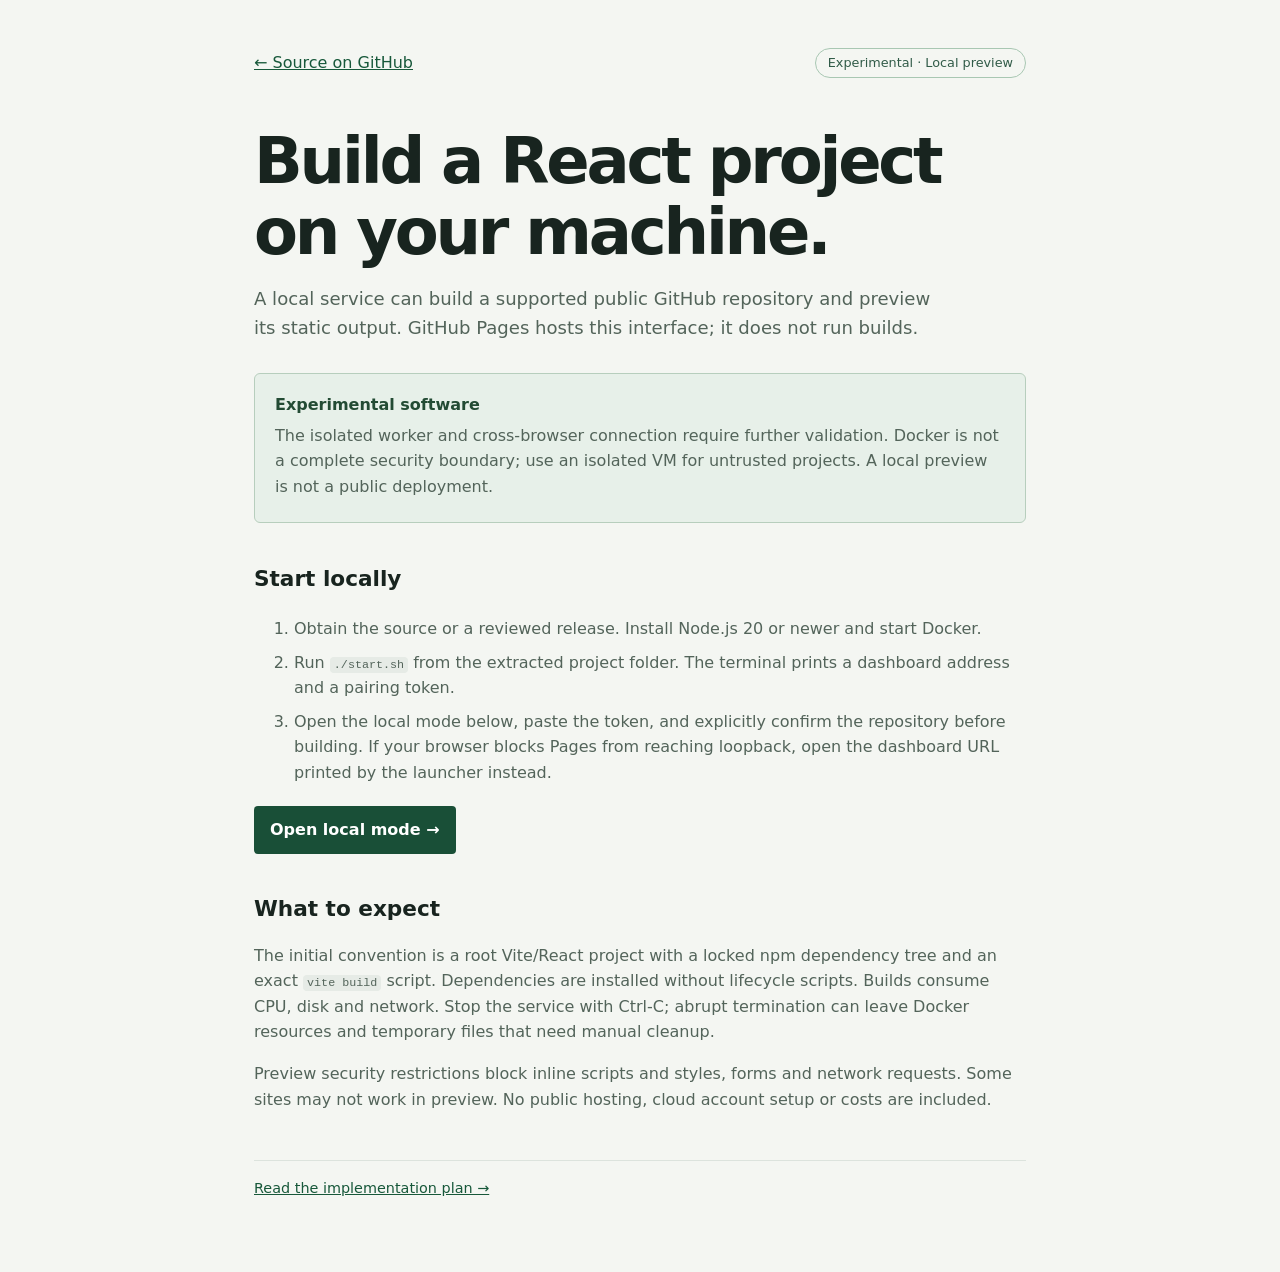
<file: docs/index.html>
<!doctype html>
<html lang="en"><head><meta charset="utf-8"><meta name="viewport" content="width=device-width, initial-scale=1"><title>Local Deploy for React</title><style>
:root{font-family:system-ui,-apple-system,sans-serif;color:#18241f;background:#f4f6f2;line-height:1.6}*{box-sizing:border-box}body{margin:0}main{max-width:820px;margin:auto;padding:48px 24px 72px}a{color:#17583a}header{display:flex;justify-content:space-between;gap:1rem;align-items:center}.badge{border:1px solid #a8c7b2;border-radius:30px;padding:4px 12px;font-size:.8rem;color:#315b48}h1{font-size:clamp(2.3rem,6vw,4rem);letter-spacing:-.05em;line-height:1.1;margin:48px 0 16px}h2{font-size:1.35rem;margin:2.4rem 0 .5rem}p,li{color:#53645a}.lead{font-size:1.13rem;max-width:680px}.callout{background:#e7f0e9;border:1px solid #b7cebd;border-radius:6px;padding:18px 20px;margin:30px 0}.callout p{margin:.3rem 0}.callout strong{color:#234b34}li{padding:.25rem 0}code{background:#e6ebe6;padding:.1em .35em;border-radius:4px;font-size:.9em}.button{display:inline-block;background:#194f37;color:#fff;padding:.7rem 1rem;text-decoration:none;border-radius:4px;font-weight:650}footer{border-top:1px solid #dce3dd;margin-top:3rem;padding-top:1rem;font-size:.9rem}@media(max-width:550px){header{align-items:start;flex-direction:column}}
</style></head><body><main><header><a href="https://github.com/KushShriv/Vercel-Clone-for-React-Projects">← Source on GitHub</a><span class="badge">Experimental · Local preview</span></header><h1>Build a React project on your machine.</h1><p class="lead">A local service can build a supported public GitHub repository and preview its static output. GitHub Pages hosts this interface; it does not run builds.</p>
<div class="callout"><strong>Experimental software</strong><p>The isolated worker and cross-browser connection require further validation. Docker is not a complete security boundary; use an isolated VM for untrusted projects. A local preview is not a public deployment.</p></div>
<h2>Start locally</h2><ol><li>Obtain the source or a reviewed release. Install Node.js 20 or newer and start Docker.</li><li>Run <code>./start.sh</code> from the extracted project folder. The terminal prints a dashboard address and a pairing token.</li><li>Open the local mode below, paste the token, and explicitly confirm the repository before building. If your browser blocks Pages from reaching loopback, open the dashboard URL printed by the launcher instead.</li></ol><p><a class="button" href="local/">Open local mode →</a></p>
<h2>What to expect</h2><p>The initial convention is a root Vite/React project with a locked npm dependency tree and an exact <code>vite build</code> script. Dependencies are installed without lifecycle scripts. Builds consume CPU, disk and network. Stop the service with Ctrl-C; abrupt termination can leave Docker resources and temporary files that need manual cleanup.</p><p>Preview security restrictions block inline scripts and styles, forms and network requests. Some sites may not work in preview. No public hosting, cloud account setup or costs are included.</p><footer><a href="https://github.com/KushShriv/Vercel-Clone-for-React-Projects/blob/main/docs/PLAN.md">Read the implementation plan →</a></footer></main></body></html>
</file>
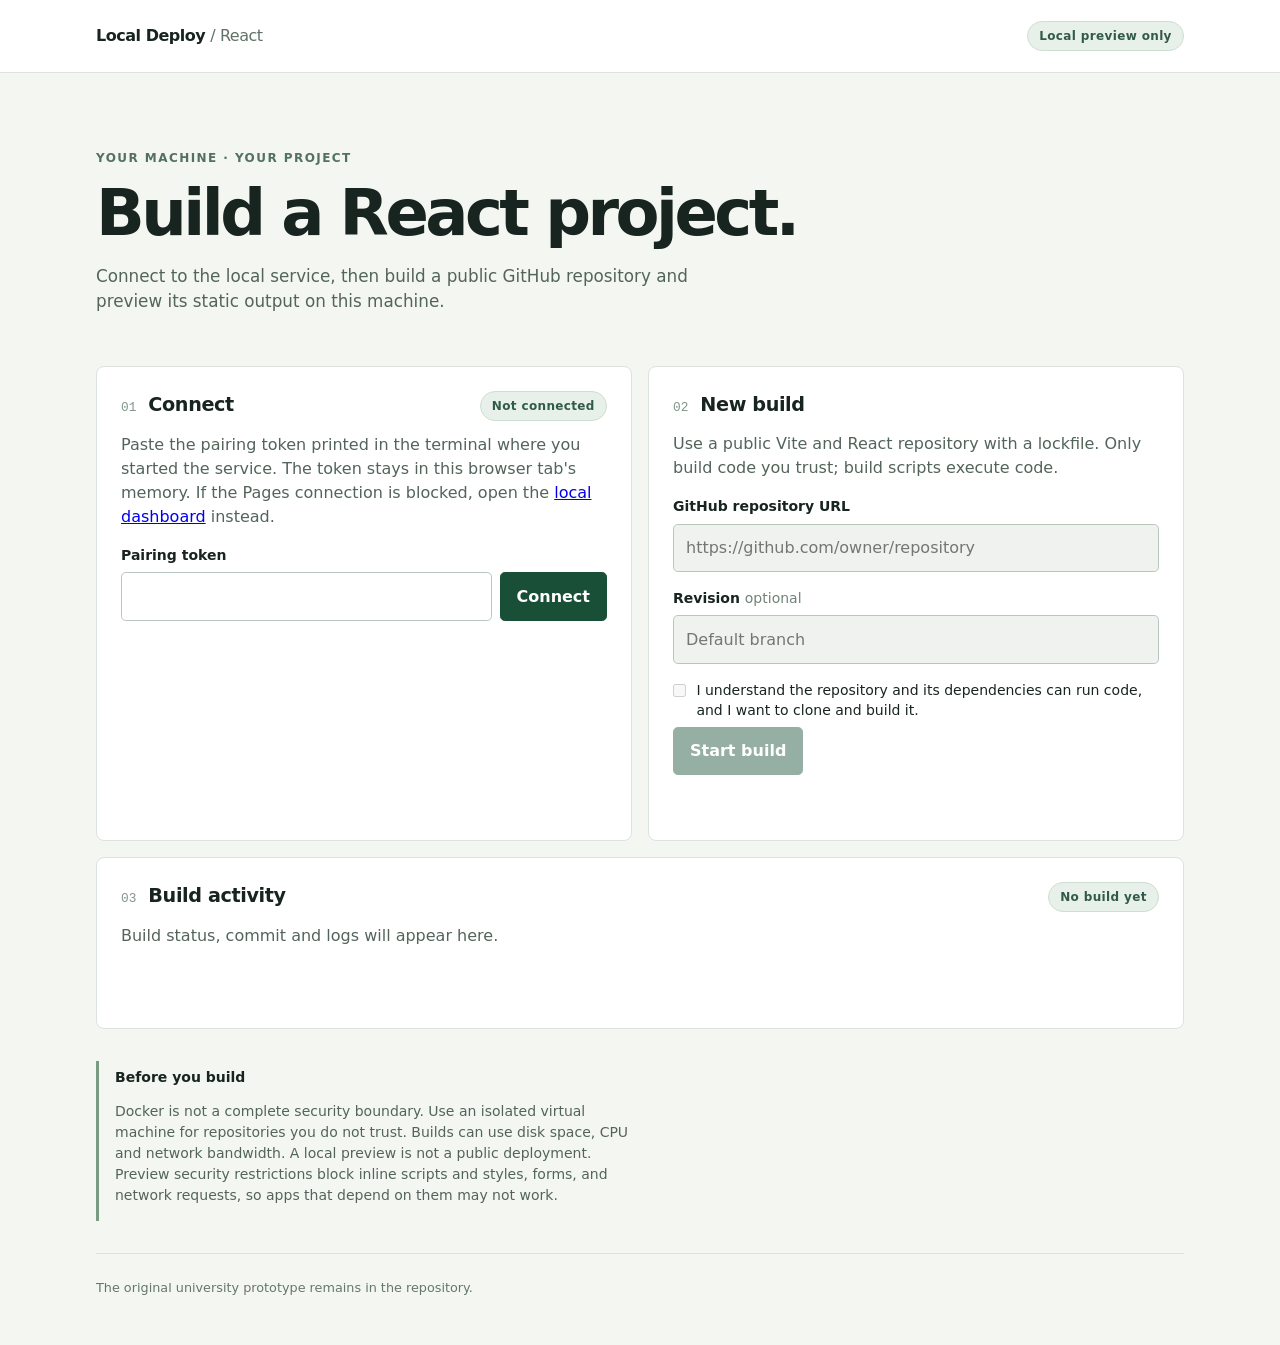
<file: docs/local/index.html>
<!doctype html>
<html lang="en">
<head>
  <meta charset="utf-8">
  <meta name="viewport" content="width=device-width, initial-scale=1">
  <title>Local deployment dashboard</title>
  <link rel="stylesheet" href="./style.css">
  <script defer src="./app.js"></script>
</head>
<body>
<header><div class="shell header"><a class="brand" href="./">Local Deploy <span> / React</span></a><span class="local-label">Local preview only</span></div></header>
<main class="shell">
  <div class="intro"><p class="eyebrow">Your machine · Your project</p><h1>Build a React project.</h1><p>Connect to the local service, then build a public GitHub repository and preview its static output on this machine.</p></div>
  <div class="layout">
    <section class="panel" aria-labelledby="connection-title">
      <div class="section-heading"><div><span class="step">01</span><h2 id="connection-title">Connect</h2></div><span id="connection-state" class="status">Not connected</span></div>
      <p>Paste the pairing token printed in the terminal where you started the service. The token stays in this browser tab's memory. If the Pages connection is blocked, open the <a href="http://127.0.0.1:4317/">local dashboard</a> instead.</p>
      <form id="connect-form"><label for="token">Pairing token</label><div class="field-row"><input id="token" type="password" autocomplete="off" spellcheck="false" required><button type="submit">Connect</button></div></form>
      <p id="connect-message" class="message" role="status" aria-live="polite"></p>
    </section>
    <section class="panel" aria-labelledby="build-title">
      <div class="section-heading"><div><span class="step">02</span><h2 id="build-title">New build</h2></div></div>
      <p>Use a public Vite and React repository with a lockfile. Only build code you trust; build scripts execute code.</p>
      <form id="build-form"><label for="repository">GitHub repository URL</label><input id="repository" type="url" placeholder="https://github.com/owner/repository" required disabled><label for="revision">Revision <span class="optional">optional</span></label><input id="revision" type="text" placeholder="Default branch" disabled><label class="check"><input id="confirm" type="checkbox" required disabled><span>I understand the repository and its dependencies can run code, and I want to clone and build it.</span></label><button id="build-button" type="submit" disabled>Start build</button></form>
      <p id="build-message" class="message" role="status" aria-live="polite"></p>
    </section>
    <section class="panel wide" aria-labelledby="job-title">
      <div class="section-heading"><div><span class="step">03</span><h2 id="job-title">Build activity</h2></div><span id="job-state" class="status">No build yet</span></div>
      <p id="job-description">Build status, commit and logs will appear here.</p><p id="job-id" class="commit" hidden></p><p id="commit" class="commit" hidden></p>
      <pre id="logs" aria-label="Build logs" hidden></pre>
      <div class="actions"><a id="preview" class="button" target="_blank" rel="noopener noreferrer" hidden>Open local preview <span aria-hidden="true">↗</span></a><button id="cancel" class="secondary" type="button" hidden>Cancel build</button><button id="delete" class="secondary" type="button" hidden>Delete build</button></div>
      <p id="job-message" class="message" role="status" aria-live="polite"></p>
    </section>
  </div>
  <aside><strong>Before you build</strong><p>Docker is not a complete security boundary. Use an isolated virtual machine for repositories you do not trust. Builds can use disk space, CPU and network bandwidth. A local preview is not a public deployment. Preview security restrictions block inline scripts and styles, forms, and network requests, so apps that depend on them may not work.</p></aside>
</main><footer class="shell">The original university prototype remains in the repository.</footer>
</body></html>
</file>
<file: docs/local/style.css>
:root{font-family:system-ui,-apple-system,BlinkMacSystemFont,"Segoe UI",sans-serif;color:#18241f;background:#f4f6f2;line-height:1.5;font-synthesis:none}*{box-sizing:border-box}body{margin:0}header{background:#fff;border-bottom:1px solid #dce3dd}.shell{width:min(100% - 3rem,68rem);margin:auto}.header{height:4.5rem;display:flex;justify-content:space-between;align-items:center;gap:1rem}.brand{font-weight:750;color:#18241f;text-decoration:none;letter-spacing:-.03em}.brand span{font-weight:400;color:#617268}.local-label,.status{font-size:.75rem;font-weight:650;letter-spacing:.03em;color:#315b48;background:#e7f0e9;border:1px solid #ceded2;border-radius:2rem;padding:.3rem .7rem}.intro{padding:4rem 0 2.5rem;max-width:44rem}.eyebrow{font-size:.75rem;font-weight:700;letter-spacing:.12em;text-transform:uppercase;color:#52715f}h1{font-size:clamp(2.25rem,5vw,4rem);line-height:1.08;letter-spacing:-.055em;margin:.5rem 0 1rem}h2{font-size:1.2rem;letter-spacing:-.02em;margin:0}p{color:#53645a;margin:.75rem 0;max-width:60ch}.intro p:last-child{font-size:1.05rem}.layout{display:grid;grid-template-columns:1fr 1fr;gap:1rem}.panel{background:#fff;border:1px solid #dce3dd;border-radius:.5rem;padding:1.5rem;min-width:0}.wide{grid-column:1/-1}.section-heading{display:flex;justify-content:space-between;gap:1rem;align-items:flex-start}.section-heading>div{display:flex;align-items:baseline;gap:.75rem}.step{font-family:monospace;color:#829589;font-size:.8rem}label{display:block;font-size:.875rem;font-weight:650;margin:1rem 0 .4rem}input:not([type=checkbox]){display:block;width:100%;min-width:0;border:1px solid #b8c7bd;border-radius:.3rem;padding:.7rem .75rem;font:inherit;color:#18241f;background:#fff}input:disabled{background:#f0f2ef;color:#7e8c82}.field-row{display:flex;gap:.5rem}.field-row input{flex:1}button,.button{border:1px solid #194f37;border-radius:.3rem;background:#194f37;color:#fff;padding:.7rem 1rem;font:inherit;font-weight:650;cursor:pointer;text-decoration:none;display:inline-flex;align-items:center;gap:.5rem}button:disabled{cursor:not-allowed;opacity:.45}.secondary{background:#fff;color:#194f37}.check{display:flex;align-items:flex-start;gap:.65rem;font-weight:400;line-height:1.45}.check input{margin:.25rem 0 0;flex:none}.optional{font-weight:400;color:#718277}input:focus-visible,button:focus-visible,a:focus-visible{outline:3px solid #76b796;outline-offset:2px}.message{font-size:.875rem;color:#8b352a;min-height:1.2em}.actions{display:flex;flex-wrap:wrap;gap:.5rem;margin-top:1rem}pre{background:#15251d;color:#d8eade;padding:1rem;border-radius:.3rem;overflow:auto;max-height:22rem;white-space:pre-wrap;overflow-wrap:anywhere;font-size:.8rem}.commit{font-family:monospace;overflow-wrap:anywhere;font-size:.8rem}aside{margin:2rem 0;border-left:3px solid #789c83;padding:.2rem 1rem}aside strong{font-size:.875rem}aside p{font-size:.875rem}footer{border-top:1px solid #dce3dd;padding:1.5rem 0 3rem;font-size:.8rem;color:#65776b}[hidden]{display:none!important}@media(max-width:700px){.shell{width:min(100% - 2rem,68rem)}.layout{grid-template-columns:1fr}.wide{grid-column:auto}.intro{padding:2.5rem 0 1.5rem}.field-row{flex-wrap:wrap}.field-row button{width:100%;justify-content:center}.local-label{font-size:.68rem}}
</file>
